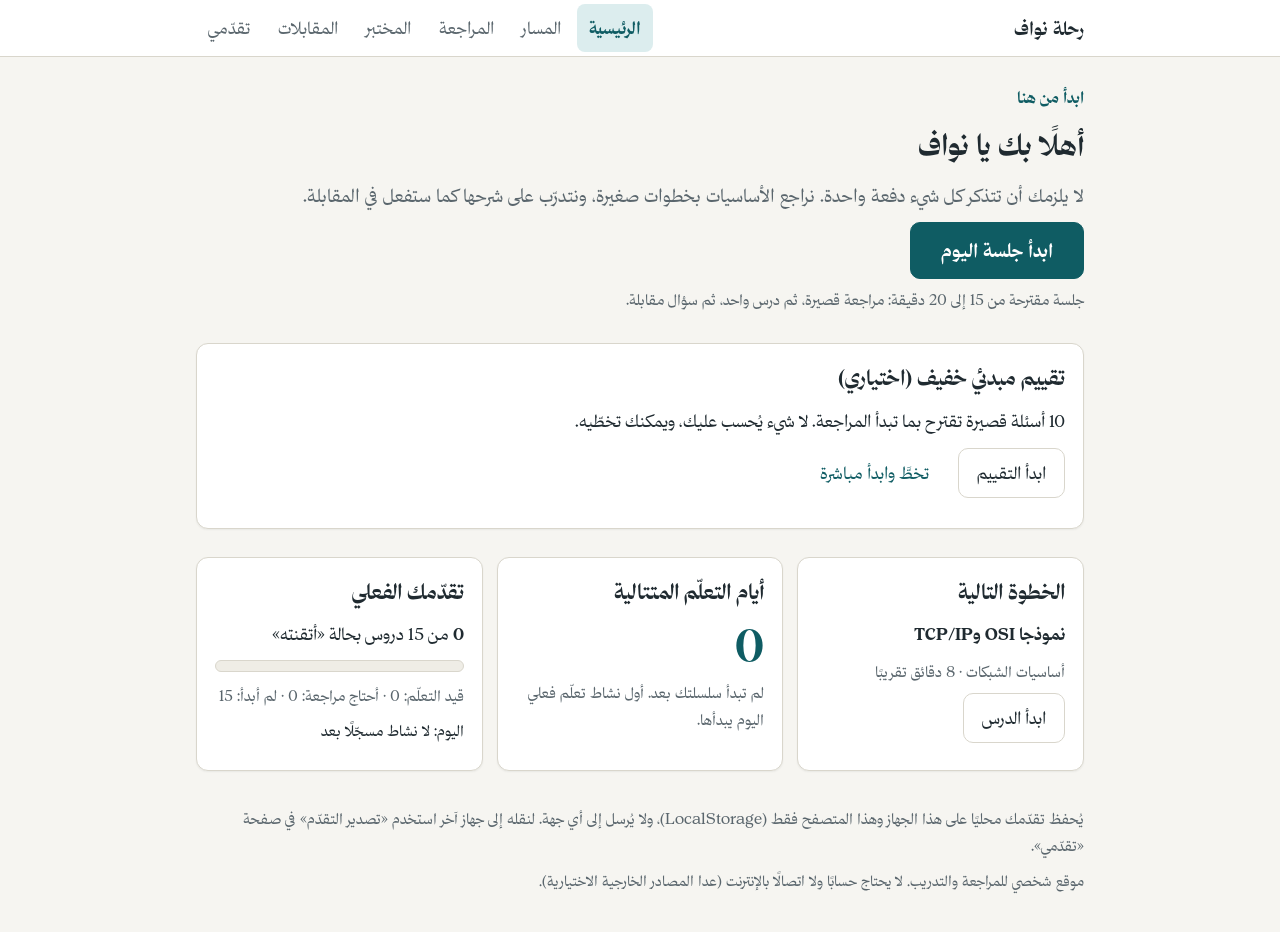
<file: index.html>
<!doctype html>
<html lang="ar" dir="rtl">
<head>
  <meta charset="utf-8">
  <meta name="viewport" content="width=device-width, initial-scale=1">
  <meta name="color-scheme" content="light dark">
  <title>رحلة نواف — مراجعة أساسيات الشبكات</title>
  <link rel="stylesheet" href="css/style.css">
</head>
<body>
  <a class="skip" href="#app">تخطَّ إلى المحتوى</a>
  <header class="top">
    <div class="wrap bar">
      <a class="brand" href="#home">رحلة نواف</a>
      <nav id="nav" aria-label="التنقّل الرئيسي">
        <a href="#home" data-r="home">الرئيسية</a>
        <a href="#path" data-r="path">المسار</a>
        <a href="#review" data-r="review">المراجعة</a>
        <a href="#labs" data-r="labs">المختبر</a>
        <a href="#interview" data-r="interview">المقابلات</a>
        <a href="#progress" data-r="progress">تقدّمي</a>
      </nav>
    </div>
  </header>
  <main id="app" class="wrap" tabindex="-1">
    <noscript><p>يحتاج هذا الموقع إلى تفعيل JavaScript ليعمل.</p></noscript>
  </main>
  <footer class="wrap foot"><p>موقع شخصي للمراجعة والتدريب. لا يحتاج حسابًا ولا اتصالًا بالإنترنت (عدا المصادر الخارجية الاختيارية).</p></footer>
  <div id="toasts" aria-live="polite" role="status"></div>
  <dialog id="dlg"></dialog>

  <script src="js/data/lessons.js"></script>
  <script src="js/data/practice.js"></script>
  <script src="js/data/interview.js"></script>
<script src="js/data/media.js"></script>
  <script src="js/store.js"></script>
  <script src="js/ui.js"></script>
  <script src="js/core.js"></script>
  <script src="js/learn.js"></script>
  <script src="js/practice.js"></script>
  <script src="js/home.js"></script>
  <script src="js/main.js"></script>
</body>
</html>
</file>
<file: css/style.css>
/* خط ثمانية (thmanyah serif text) من ملفات woff2 في fonts/ */
@font-face { font-family: 'UserArabicFont'; src: url('../fonts/thmanyahseriftext-Light.woff2') format('woff2'); font-weight: 300; font-display: swap; }
@font-face { font-family: 'UserArabicFont'; src: url('../fonts/thmanyahseriftext-Regular.woff2') format('woff2'); font-weight: 400; font-display: swap; }
@font-face { font-family: 'UserArabicFont'; src: url('../fonts/thmanyahseriftext-Medium.woff2') format('woff2'); font-weight: 500; font-display: swap; }
@font-face { font-family: 'UserArabicFont'; src: url('../fonts/thmanyahseriftext-Bold.woff2') format('woff2'); font-weight: 700; font-display: swap; }
@font-face { font-family: 'UserArabicFont'; src: url('../fonts/thmanyahseriftext-Black.woff2') format('woff2'); font-weight: 900; font-display: swap; }
/* خط العناوين: thmanyah serif display */
@font-face { font-family: 'UserArabicDisplay'; src: url('../fonts/thmanyahserifdisplay-Light.woff2') format('woff2'); font-weight: 300; font-display: swap; }
@font-face { font-family: 'UserArabicDisplay'; src: url('../fonts/thmanyahserifdisplay-Regular.woff2') format('woff2'); font-weight: 400; font-display: swap; }
@font-face { font-family: 'UserArabicDisplay'; src: url('../fonts/thmanyahserifdisplay-Medium.woff2') format('woff2'); font-weight: 500; font-display: swap; }
@font-face { font-family: 'UserArabicDisplay'; src: url('../fonts/thmanyahserifdisplay-Bold.woff2') format('woff2'); font-weight: 700; font-display: swap; }
@font-face { font-family: 'UserArabicDisplay'; src: url('../fonts/thmanyahserifdisplay-Black.woff2') format('woff2'); font-weight: 900; font-display: swap; }

:root {
  --font: 'UserArabicFont', 'Noto Sans Arabic', 'Segoe UI', Tahoma, 'Geeza Pro', system-ui, sans-serif;
  --font-display: 'UserArabicDisplay', 'UserArabicFont', 'Noto Sans Arabic', 'Segoe UI', Tahoma, system-ui, sans-serif;
  --mono: ui-monospace, 'SF Mono', Menlo, Consolas, 'DejaVu Sans Mono', monospace;
  --bg: #f6f5f1; --surface: #ffffff; --surface2: #efede6; --text: #1f2a30; --muted: #5a666d;
  --line: #d9d6cc; --primary: #0f5c63; --primary-ink: #ffffff; --primary-soft: #dcedee;
  --good: #1f6b3a; --good-soft: #e3f1e6; --warn: #8a5a00; --warn-soft: #f8edd5; --bad: #a3322b; --bad-soft: #f7e1de;
  --focus: #0b57d0; --radius: 12px; --shadow: 0 1px 2px rgba(20,30,35,.06);
}
:root[data-theme="dark"] { color-scheme: dark; }
@media (prefers-color-scheme: dark) {
  :root:not([data-theme="light"]) {
    --bg: #14191c; --surface: #1c2327; --surface2: #243036; --text: #e8ecee; --muted: #a2afb5;
    --line: #34424a; --primary: #5fb8bf; --primary-ink: #0d1d20; --primary-soft: #1c3a3e;
    --good: #7fd09a; --good-soft: #1b3324; --warn: #e5b85c; --warn-soft: #3a2f16; --bad: #f0958c; --bad-soft: #3d2220;
    --focus: #8ab4ff;
  }
}
html { direction: rtl; }
* { box-sizing: border-box; }
html { font-size: 17px; -webkit-text-size-adjust: 100%; }
body { direction: rtl; text-align: start; margin: 0; background: var(--bg); color: var(--text); font-family: var(--font); line-height: 1.85; }
.wrap { max-width: 920px; margin: 0 auto; padding: 0 16px; }
main { padding-top: 20px; padding-bottom: 96px; outline: none; }
h1, h2, h3, .brand, .bignum, .hero .eyebrow { font-family: var(--font-display); }
h1 { font-size: 1.7rem; line-height: 1.4; margin: .4em 0 .5em; outline: none; }
h2 { font-size: 1.25rem; line-height: 1.5; margin: 1.4em 0 .5em; }
h3 { font-size: 1.07rem; margin: 1.2em 0 .4em; }
p { margin: .5em 0; }
a { color: var(--primary); text-underline-offset: 3px; }
.lead { font-size: 1.07rem; color: var(--muted); max-width: 46em; }
.muted { color: var(--muted); } .small { font-size: .88rem; } .en { text-align: left; }
.skip { position: absolute; inset-inline-start: 8px; top: -60px; background: var(--primary); color: var(--primary-ink); padding: 8px 14px; border-radius: 8px; z-index: 50; }
.skip:focus { top: 8px; }
:focus-visible { outline: 3px solid var(--focus); outline-offset: 2px; border-radius: 6px; }

/* الشريط العلوي */
.top { background: var(--surface); border-bottom: 1px solid var(--line); position: sticky; top: 0; z-index: 20; }
.bar { display: flex; align-items: center; gap: 16px; min-height: 56px; }
.brand { font-weight: 700; font-size: 1.1rem; color: var(--text); text-decoration: none; white-space: nowrap; }
#nav { display: flex; gap: 4px; margin-inline-start: auto; flex-wrap: wrap; }
#nav a { padding: 8px 12px; border-radius: 8px; text-decoration: none; color: var(--muted); min-height: 40px; display: inline-flex; align-items: center; }
#nav a:hover { background: var(--surface2); color: var(--text); }
#nav a[aria-current="page"] { background: var(--primary-soft); color: var(--primary); font-weight: 700; }
@media (max-width: 720px) {
  .top { position: static; }
  .bar { justify-content: center; }
  .brand { display: block; }
  #nav { position: fixed; inset-inline: 0; bottom: 0; margin: 0; background: var(--surface); border-top: 1px solid var(--line); justify-content: space-around; padding: 6px 4px calc(6px + env(safe-area-inset-bottom)); z-index: 30; flex-wrap: nowrap; }
  #nav a { flex: 1; justify-content: center; padding: 8px 2px; font-size: .78rem; text-align: center; min-height: 48px; }
  .wrap.bar { padding: 0; }
  h1 { font-size: 1.45rem; }
}

/* البطاقات والأزرار */
.card { background: var(--surface); border: 1px solid var(--line); border-radius: var(--radius); padding: 18px; margin: 14px 0; box-shadow: var(--shadow); }
.card.flat { box-shadow: none; background: var(--surface2); }
.card h2, .card h3 { margin-top: 0; }
fieldset { border: 1px solid var(--line); border-radius: var(--radius); padding: 12px 16px; margin: 14px 0; }
legend { padding: 0 6px; font-weight: 700; }
.grid2 { display: grid; grid-template-columns: repeat(2, 1fr); gap: 14px; }
.grid3 { display: grid; grid-template-columns: repeat(3, 1fr); gap: 14px; }
@media (max-width: 800px) { .grid3 { grid-template-columns: 1fr; } }
@media (max-width: 640px) { .grid2 { grid-template-columns: 1fr; } }
.row { display: flex; gap: 10px; flex-wrap: wrap; align-items: center; margin: 12px 0; }
.row.between { justify-content: space-between; } .row.end { justify-content: flex-end; } .wrap.row, .row.wrap { flex-wrap: wrap; }
.btn { font: inherit; display: inline-flex; align-items: center; justify-content: center; gap: 6px; min-height: 44px; padding: 8px 18px; border-radius: 10px; border: 1px solid var(--line); background: var(--surface); color: var(--text); cursor: pointer; text-decoration: none; }
.btn:hover:not(:disabled) { background: var(--surface2); }
.btn-primary { background: var(--primary); color: var(--primary-ink); border-color: var(--primary); font-weight: 700; }
.btn-primary:hover:not(:disabled) { background: var(--primary); filter: brightness(1.1); }
.btn-ghost { background: transparent; border-color: transparent; color: var(--primary); }
.btn-danger { color: var(--bad); border-color: var(--bad); }
.btn-lg { min-height: 54px; padding: 10px 30px; font-size: 1.1rem; }
.btn-sm { min-height: 38px; padding: 4px 12px; font-size: .9rem; }
.btn:disabled { opacity: .55; cursor: not-allowed; }
input[type=checkbox], input[type=radio] { width: 20px; height: 20px; accent-color: var(--primary); flex: none; }
.check { display: flex; align-items: flex-start; gap: 10px; padding: 6px 0; cursor: pointer; }
.check input { margin-top: 5px; }
textarea, select { width: 100%; font: inherit; color: var(--text); background: var(--surface); border: 1px solid var(--line); border-radius: 10px; padding: 10px 12px; margin: 6px 0; line-height: 1.7; }
select { min-height: 44px; }
.lbl { display: block; font-weight: 700; margin-top: 10px; font-size: .95rem; }
code { font-family: var(--mono); background: var(--surface2); padding: 1px 6px; border-radius: 6px; font-size: .9em; unicode-bidi: isolate; direction: ltr; display: inline-block; }
pre { direction: ltr; text-align: left; background: #0f1b20; color: #e6f1f2; padding: 14px 16px; border-radius: 10px; overflow-x: auto; font-size: .88rem; line-height: 1.65; margin: 10px 0; }
pre.ar { direction: rtl; text-align: right; }
pre.ar code { unicode-bidi: plaintext; }
pre code { background: none; padding: 0; color: inherit; display: block; white-space: pre; }
:root[data-theme="light"] pre, pre { border: 1px solid #1d3038; }

/* شارات */
.badge { display: inline-block; font-size: .78rem; padding: 2px 10px; border-radius: 99px; border: 1px solid var(--line); background: var(--surface2); color: var(--text); line-height: 1.7; white-space: nowrap; }
.badge.cv { background: var(--primary-soft); color: var(--primary); border-color: transparent; }
.badge.sug { background: var(--warn-soft); color: var(--warn); border-color: transparent; }
.badge.st-learning { background: var(--primary-soft); color: var(--primary); }
.badge.st-review { background: var(--warn-soft); color: var(--warn); }
.badge.st-mastered { background: var(--good-soft); color: var(--good); }
.badge.lab-done, .badge.lab-done2 { background: var(--good-soft); color: var(--good); }
.badge.lab-read { background: var(--warn-soft); color: var(--warn); }
.badge.lab-wip { background: var(--primary-soft); color: var(--primary); }
.meta { display: flex; gap: 8px; flex-wrap: wrap; align-items: center; }

/* رسائل */
.callout { border-radius: var(--radius); padding: 12px 16px; margin: 12px 0; background: var(--surface2); border: 1px solid var(--line); }
.callout p { margin: .3em 0; } .callout.good { background: var(--good-soft); border-color: transparent; } .callout.warn { background: var(--warn-soft); border-color: transparent; }
.callout.soft { background: var(--bad-soft); border-color: transparent; }
#toasts { position: fixed; inset-inline: 0; bottom: 84px; display: flex; flex-direction: column; align-items: center; gap: 8px; z-index: 60; pointer-events: none; padding: 0 16px; }
.toast { background: #1f2a30; color: #fff; padding: 10px 18px; border-radius: 10px; font-size: .92rem; box-shadow: 0 4px 14px rgba(0,0,0,.25); transition: opacity .35s; max-width: 92vw; }
.toast.out { opacity: 0; }
dialog { border: 1px solid var(--line); border-radius: 14px; background: var(--surface); color: var(--text); padding: 20px 22px; max-width: 460px; width: calc(100% - 32px); font-family: var(--font); }
dialog::backdrop { background: rgba(10,20,25,.55); }
dialog h2 { margin-top: 0; }

/* الصفحة الرئيسية */
.hero { padding: 26px 0 8px; }
.eyebrow { color: var(--primary); font-weight: 700; margin: 0; font-size: .95rem; }
.bignum { font-size: 2.6rem; font-weight: 700; margin: 0; line-height: 1.2; color: var(--primary); }
.stackbar { display: flex; height: 12px; background: var(--surface2); border-radius: 99px; overflow: hidden; margin: 10px 0; border: 1px solid var(--line); }
.sb-mastered { background: var(--good); } .sb-review { background: #c98a1a; } .sb-learning { background: var(--primary); }
.note { margin-top: 20px; }
.bar { }
.quiz .bar, .card .bar { height: 6px; background: var(--surface2); border-radius: 99px; overflow: hidden; margin: 6px 0 14px; display: block; }
.quiz .bar span, .card .bar span { display: block; height: 100%; background: var(--primary); }

/* الدروس */
.crumb { color: var(--muted); font-size: .9rem; margin: 0; }
.lesson-head { margin-bottom: 6px; }
.lesson-title { margin: 0 0 10px; font-size: 1.3rem; }
.step { background: var(--surface); border: 1px solid var(--line); border-radius: var(--radius); padding: 6px 20px 18px; margin: 14px 0; }
.step h2 { display: flex; align-items: center; gap: 10px; font-size: 1.1rem; margin: 14px 0 8px; }
.num { display: inline-flex; width: 30px; height: 30px; border-radius: 50%; background: var(--primary-soft); color: var(--primary); align-items: center; justify-content: center; font-size: .9rem; flex: none; }
.task { background: var(--surface2); border-radius: 10px; padding: 8px 14px; margin: 8px 0; }
.q { font-size: 1.1rem; font-weight: 700; margin: .6em 0; line-height: 1.7; }
.seg { border: 0; padding: 0; margin: 12px 0; display: flex; flex-wrap: wrap; gap: 6px; align-items: center; }
fieldset.seg { border: 0; padding: 0; } fieldset.seg legend { padding: 0; margin-bottom: 6px; display: block; float: none; width: 100%; font-size: .92rem; }
span.seg { display: inline-flex; margin: 0; }
.seg-i { position: relative; cursor: pointer; }
.seg-i input { position: absolute; opacity: 0; inset: 0; width: 100%; height: 100%; margin: 0; cursor: pointer; }
.seg-i span { display: inline-flex; align-items: center; min-height: 42px; padding: 4px 16px; border: 1px solid var(--line); border-radius: 99px; background: var(--surface); font-size: .92rem; }
.seg-i input:checked + span { background: var(--primary); color: var(--primary-ink); border-color: var(--primary); font-weight: 700; }
.seg-i input:focus-visible + span { outline: 3px solid var(--focus); outline-offset: 2px; }
.opts { display: grid; gap: 10px; margin: 12px 0; }
.opt { font: inherit; text-align: start; min-height: 48px; padding: 10px 16px; border: 1px solid var(--line); border-radius: 10px; background: var(--surface); color: var(--text); cursor: pointer; line-height: 1.6; }
.opt:hover:not(:disabled) { border-color: var(--primary); background: var(--primary-soft); }
.opt.ok { background: var(--good-soft); border-color: var(--good); } .opt.bad { background: var(--bad-soft); border-color: var(--bad); }
.opt:disabled { cursor: default; }
.cards-list, .plain, .labs, .lessons, .refs, .ach { list-style: none; padding: 0; margin: 0; }
.plain li { padding: 10px 0; border-bottom: 1px solid var(--line); } .plain.tight li { padding: 3px 0; border: 0; }
.cards-list li { padding: 12px 0; border-bottom: 1px solid var(--line); } .cards-list li:last-child { border: 0; }
.c-a { background: var(--good-soft); padding: 8px 14px; border-radius: 10px; margin-top: 6px; }
.pager { display: flex; justify-content: space-between; gap: 10px; margin: 20px 0; flex-wrap: wrap; }
.pts { border-style: dashed; }
.refs li { padding: 4px 0; }

/* المسار */
.module { margin: 22px 0; } .module h2 { margin-bottom: 2px; }
.lesson-row { display: flex; justify-content: space-between; align-items: center; gap: 10px; flex-wrap: wrap; background: var(--surface); border: 1px solid var(--line); border-radius: 10px; padding: 10px 14px; margin: 8px 0; text-decoration: none; color: var(--text); min-height: 52px; }
.lesson-row:hover { border-color: var(--primary); }
.lr-t { font-weight: 700; } .lr-m { display: flex; gap: 6px; align-items: center; flex-wrap: wrap; }
.table-wrap { overflow-x: auto; }
table { width: 100%; border-collapse: collapse; background: var(--surface); font-size: .93rem; }
th, td { border: 1px solid var(--line); padding: 8px 10px; text-align: start; vertical-align: top; }
thead th { background: var(--surface2); }

/* المقابلات */
.tabs { display: flex; flex-wrap: wrap; gap: 6px; margin: 14px 0; }
.tabs a { padding: 8px 14px; border: 1px solid var(--line); border-radius: 99px; text-decoration: none; background: var(--surface); color: var(--text); font-size: .93rem; min-height: 42px; display: inline-flex; align-items: center; }
.tabs a[aria-current="page"] { background: var(--primary); color: var(--primary-ink); border-color: var(--primary); font-weight: 700; }
.tabs .tab-mock { margin-inline-start: auto; border-color: var(--primary); color: var(--primary); }
details.qa { background: var(--surface); border: 1px solid var(--line); border-radius: 10px; padding: 4px 14px; margin: 8px 0; }
details.qa summary { cursor: pointer; padding: 10px 0; font-weight: 700; min-height: 44px; }
.timer { font-size: 3rem; font-weight: 700; text-align: center; font-variant-numeric: tabular-nums; direction: ltr; color: var(--primary); }
.oral-q { font-size: 1.1rem; font-weight: 700; }
.crit-row { display: flex; justify-content: space-between; gap: 10px; align-items: center; flex-wrap: wrap; padding: 6px 0; border-bottom: 1px dashed var(--line); }

/* جلسة اليوم */
.stepper { list-style: none; padding: 0; margin: 10px 0 16px; display: flex; gap: 8px; flex-wrap: wrap; counter-reset: s; }
.stepper li { counter-increment: s; padding: 6px 14px; border: 1px solid var(--line); border-radius: 99px; font-size: .9rem; color: var(--muted); background: var(--surface); }
.stepper li::before { content: counter(s) '. '; }
.stepper li.cur { border-color: var(--primary); color: var(--primary); font-weight: 700; background: var(--primary-soft); }
.stepper li.done { color: var(--good); border-color: var(--good); }
.stepper li.done::after { content: ' ✓'; }

/* تقدّمي */
.cal { list-style: none; padding: 0; margin: 10px 0; display: grid; grid-template-columns: repeat(14, 1fr); gap: 5px; }
.cal li { aspect-ratio: 1; border-radius: 6px; background: var(--surface2); border: 1px solid var(--line); }
.cal li.on { background: var(--primary); border-color: var(--primary); } .cal li.today { outline: 2px solid var(--text); outline-offset: 1px; }
.sr { position: absolute; width: 1px; height: 1px; overflow: hidden; clip: rect(0 0 0 0); }
.ach { display: grid; grid-template-columns: repeat(2, 1fr); gap: 10px; }
@media (max-width: 640px) { .ach { grid-template-columns: 1fr; } }
.ach li { border: 1px dashed var(--line); border-radius: 10px; padding: 10px 14px; display: flex; flex-direction: column; opacity: .75; }
.ach li.got { border: 1px solid var(--good); background: var(--good-soft); opacity: 1; }
.steps-list { padding-inline-start: 22px; } .steps-list li { margin: 6px 0; }
.foot { color: var(--muted); font-size: .85rem; padding-bottom: 90px; }
@media (min-width: 721px) { .foot { padding-bottom: 30px; } main { padding-bottom: 30px; } }
@media (prefers-reduced-motion: reduce) { * { transition: none !important; scroll-behavior: auto !important; } }

/* الرسوم التوضيحية */
.dg-fig { margin: 12px 0 4px; padding: 10px 8px; background: var(--surface2); border-radius: var(--radius); }
.dg-fig figcaption { font-size: .88rem; color: var(--muted); padding: 6px 8px 0; }
.dg { display: block; width: 100%; height: auto; max-width: 720px; margin: 0 auto; }
.dg text { fill: var(--text); font-size: 15px; text-anchor: middle; dominant-baseline: central; font-family: var(--font); }
.dg text.s { font-size: 12.5px; fill: var(--muted); }
.dg text.h { font-size: 14px; font-weight: 700; fill: var(--primary); }
.dg text.c { font-size: 12.5px; fill: var(--primary); }
.dg text.p1 { fill: var(--primary); font-weight: 700; } .dg text.g1 { fill: var(--good); font-weight: 700; } .dg text.w1 { fill: var(--warn); font-weight: 700; }
.dg text.code { font-family: var(--mono); font-size: 13px; direction: ltr; unicode-bidi: plaintext; }
.dg text.end { text-anchor: start; } /* عربي RTL: start يعني الحافة اليمنى */ .dg text.start { text-anchor: start; }
.dg rect.b { fill: var(--surface); stroke: var(--line); stroke-width: 1.5; }
.dg rect.p { fill: var(--primary-soft); stroke: var(--primary); stroke-width: 1.5; }
.dg rect.g { fill: var(--good-soft); stroke: var(--good); stroke-width: 1.5; }
.dg rect.w { fill: var(--warn-soft); stroke: var(--warn); stroke-width: 1.5; }
.dg .ln { stroke: var(--muted); stroke-width: 2; fill: none; }
.dg .ln.dash { stroke-dasharray: 6 5; } .dg .ln.v10 { stroke: var(--primary); } .dg .ln.v20 { stroke: var(--good); }
.dg .ar { stroke: var(--primary); stroke-width: 2; fill: none; } .dg .ar.back { stroke: var(--warn); }
.dg .mk { fill: var(--muted); }
/* الفيديو والأدوات والرسوم الإحصائية */
.vids { list-style: none; padding: 0; margin: 0; } .vids li { padding: 8px 0; border-bottom: 1px solid var(--line); } .vids li:last-child { border: 0; }
.vids a { display: inline-flex; gap: 8px; align-items: baseline; }
.hbar { display: flex; height: 16px; border-radius: 99px; overflow: hidden; background: var(--surface2); border: 1px solid var(--line); flex: 1; min-width: 120px; }
.mrow { display: flex; gap: 12px; align-items: center; margin: 8px 0; flex-wrap: wrap; } .mrow .mt { flex: 0 0 11em; font-size: .93rem; }
.dbars { display: flex; align-items: flex-end; gap: 6px; height: 110px; margin: 10px 0 4px; direction: ltr; }
.dbars .d { flex: 1; display: flex; flex-direction: column; justify-content: flex-end; align-items: center; height: 100%; font-size: .72rem; color: var(--muted); }
.dbars .d span { display: block; width: 100%; background: var(--primary); border-radius: 4px 4px 0 0; min-height: 3px; }
.dbars .d.z span { background: var(--surface2); border: 1px solid var(--line); }
.res { display: grid; grid-template-columns: max-content 1fr; gap: 6px 16px; } .res dt { color: var(--muted); } .res dd { margin: 0; direction: ltr; text-align: start; font-family: var(--mono); }
.inline-row { display: flex; gap: 10px; flex-wrap: wrap; align-items: end; } .inline-row > div { flex: 1; min-width: 140px; }
.inline-row input[type=text], .inline-row input[type=number] { width: 100%; font: inherit; padding: 10px 12px; border: 1px solid var(--line); border-radius: 10px; background: var(--surface); color: var(--text); direction: ltr; min-height: 44px; }

.vid-box { display: flex; flex-wrap: wrap; gap: 10px; align-items: center; } .vid-frame { width: 100%; aspect-ratio: 16 / 9; max-width: 100%; border: 0; border-radius: var(--radius); background: #000; }
</file>
